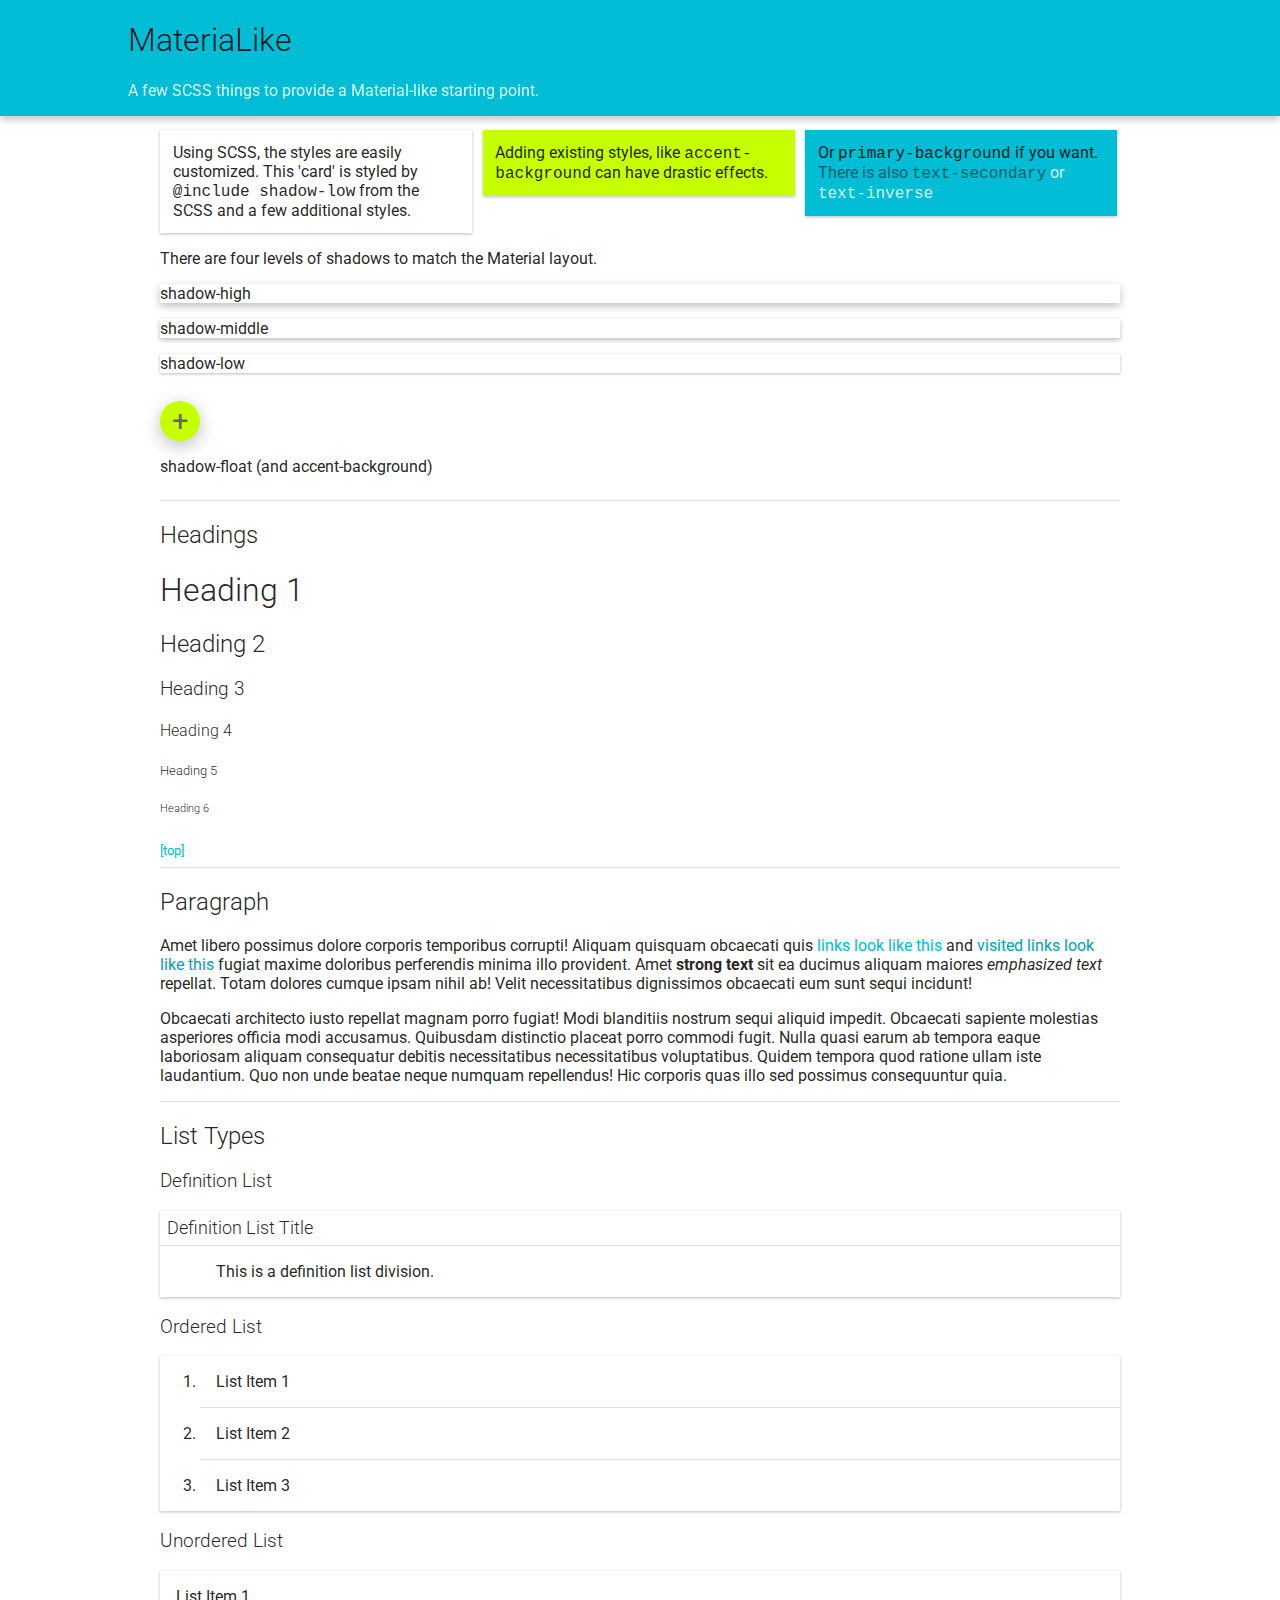
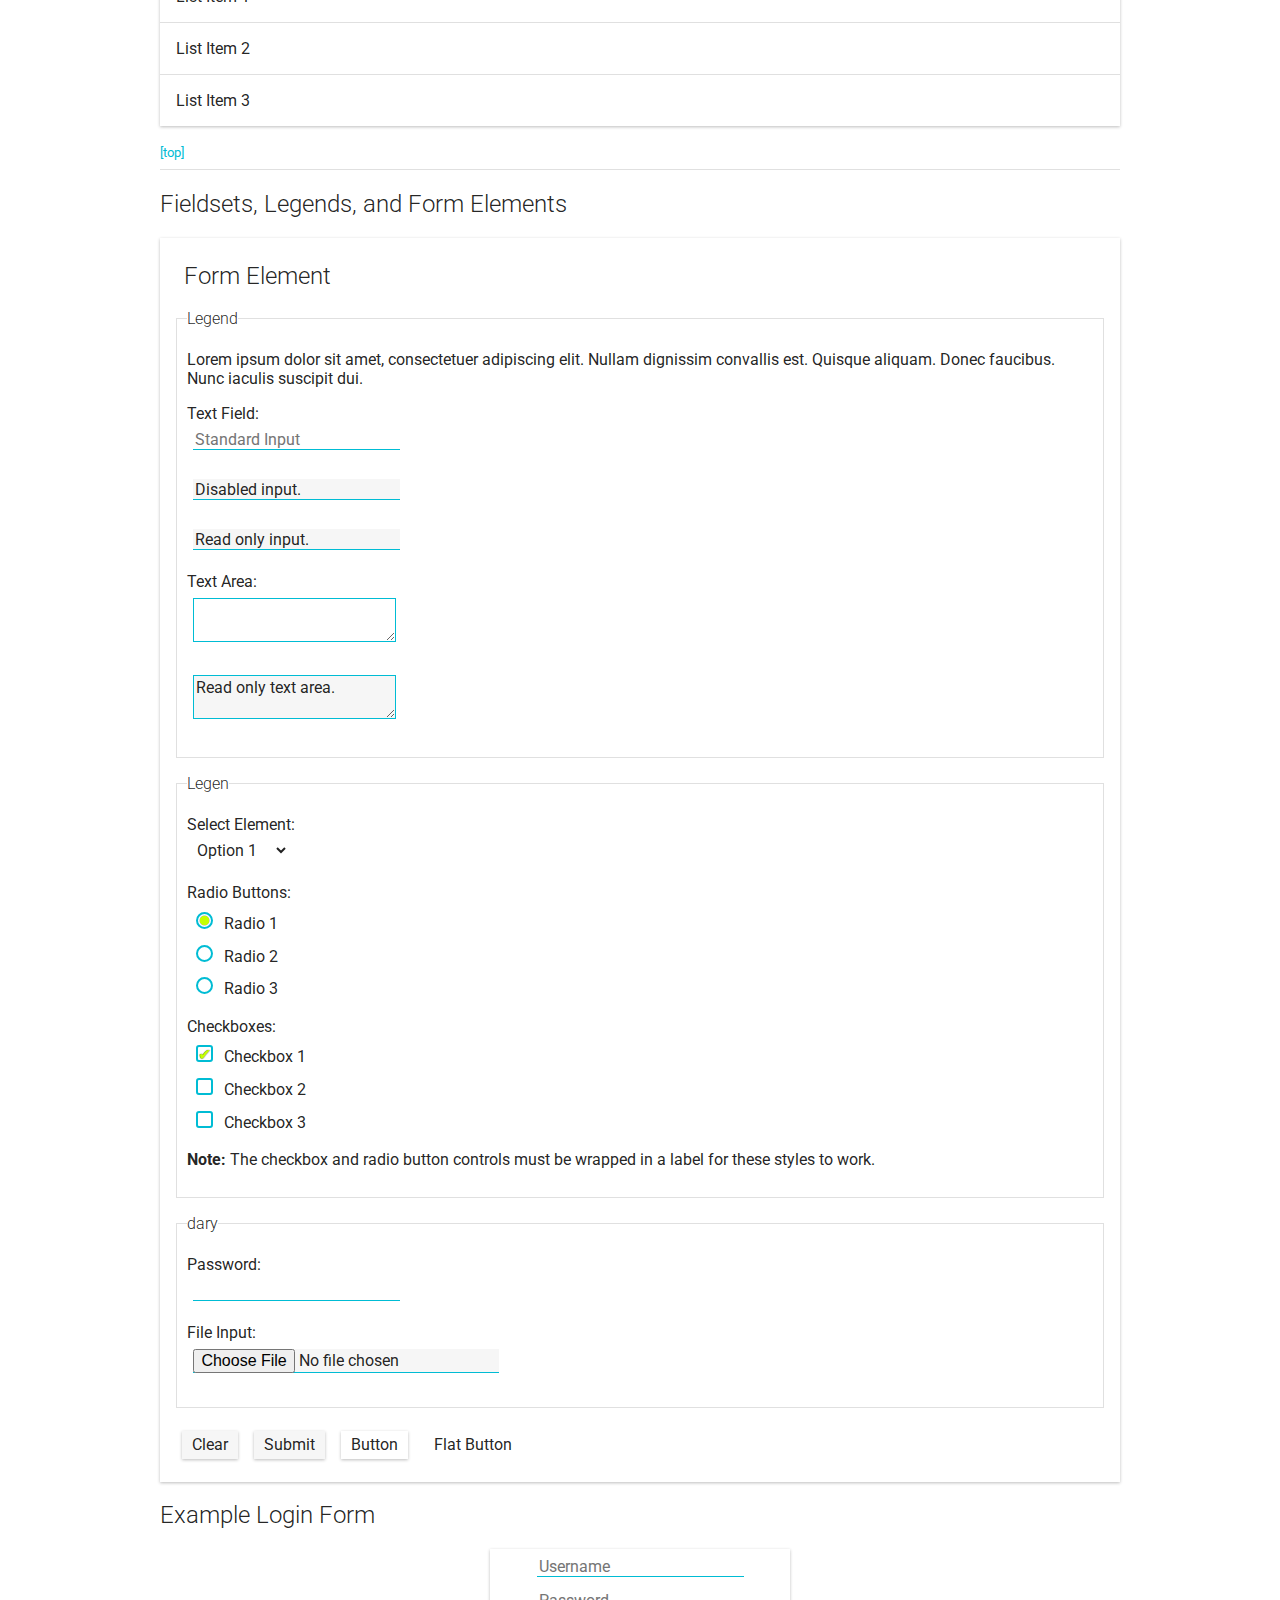
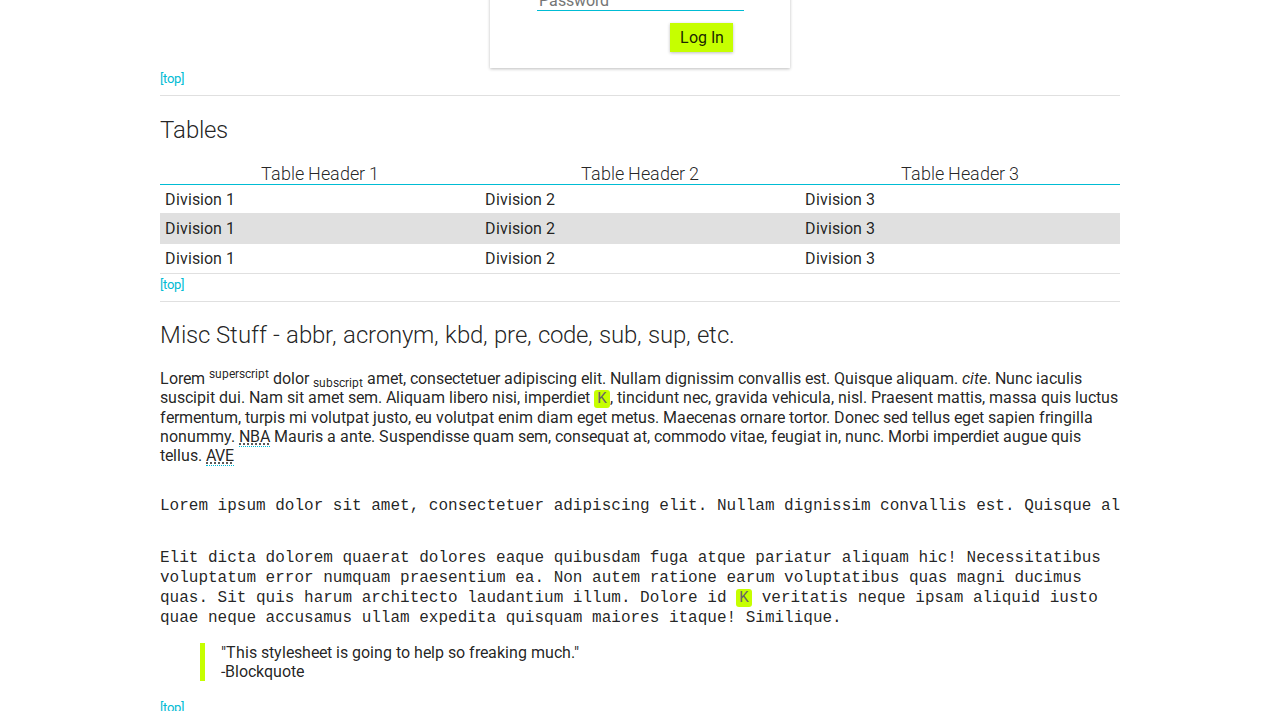
<file: materialike/index.html>
<!DOCTYPE html>
<html lang="en">
    <head>
        <meta charset="UTF-8">
        <title>MateriaLike Demo</title>

        <link rel="stylesheet" href="lib/vendor.css">
        <link rel="stylesheet" href="css/styles.css">
    </head>
    <body>
        <div class="header">
            <h1>MateriaLike</h1>
            <p class="text-inverse">A few SCSS things to provide a Material-like starting point.</p>
        </div>
        <div class="wrapper" id="wrapper">
            <div class="card">
                Using SCSS, the styles are easily customized. This 'card' is styled by <code>@include shadow-low</code> from the SCSS and a few additional styles.
            </div>
            <div class="card accent-background">
                Adding existing styles, like <code>accent-background</code> can have drastic effects.
            </div>
            <div class="card last primary-background">
                Or <code>primary-background</code> if you want. <span class="text-secondary">There is also <code>text-secondary</code></span> <span class="text-inverse">or <code>text-inverse</code></span>
            </div>

            <div class="wrapper">
                <p>There are four levels of shadows to match the Material layout.</p>
                <div class="shadow-high">
                    <p>shadow-high</p>
                </div>
                <div class="shadow-middle">
                    <p>shadow-middle</p>
                </div>
                <div class="shadow-low">
                    <p>shadow-low</p>
                </div>
                <div class="shadow-float accent-background" style="width: 40px;height:40px;border-radius:100%;">
                    <p style="font-size:1.8em;margin-left:.43em;padding-top:.1em;color: #666;">+</p>
                </div>
                <p>shadow-float (and accent-background)</p>
            </div>
            <hr>
            <h2 id="headings">Headings</h2>
            <h1>Heading 1</h1>
            <h2>Heading 2</h2>
            <h3>Heading 3</h3>
            <h4>Heading 4</h4>
            <h5>Heading 5</h5>
            <h6>Heading 6</h6>
            <small><a href="#wrapper">[top]</a></small>

            <hr>
            <h2 id="paragraph">Paragraph</h2>
            <p>Amet libero possimus dolore corporis temporibus corrupti! Aliquam quisquam obcaecati quis <a href="#">links look like this</a> and <a href="">visited links look like this</a> fugiat maxime doloribus perferendis minima illo provident. Amet <strong>strong text</strong> sit ea ducimus aliquam maiores <em>emphasized text</em> repellat. Totam dolores cumque ipsam nihil ab! Velit necessitatibus dignissimos obcaecati eum sunt sequi incidunt!</p>
            <p>Obcaecati architecto iusto repellat magnam porro fugiat! Modi blanditiis nostrum sequi aliquid impedit. Obcaecati sapiente molestias asperiores officia modi accusamus. Quibusdam distinctio placeat porro commodi fugit. Nulla quasi earum ab tempora eaque laboriosam aliquam consequatur debitis necessitatibus necessitatibus voluptatibus. Quidem tempora quod ratione ullam iste laudantium. Quo non unde beatae neque numquam repellendus! Hic corporis quas illo sed possimus consequuntur quia.</p>

            <hr>
            <h2 id="list_types">List Types</h2>
            <h3>Definition List</h3>
            <dl>
                <dt>Definition List Title</dt>
                <dd>This is a definition list division.</dd>
            </dl>
            <h3>Ordered List</h3>
            <ol>
                <li>List Item 1</li>
                <li>List Item 2</li>
                <li>List Item 3</li>
            </ol>
            <h3>Unordered List</h3>
            <ul>
                <li>List Item 1</li>
                <li>List Item 2</li>
                <li>List Item 3</li>
            </ul>
            <small><a href="#wrapper">[top]</a></small>
            <hr />

            <h2 id="form_elements">Fieldsets, Legends, and Form Elements</h2>
            <form>
                <h2>Form Element</h2>
                <fieldset>
                    <legend>Legend</legend>
                    <p>Lorem ipsum dolor sit amet, consectetuer adipiscing elit. Nullam dignissim convallis est. Quisque aliquam. Donec faucibus. Nunc iaculis suscipit dui.</p>
                    <p><label for="text_field">Text Field:</label><br />
                    <input type="text" id="text_field" placeholder="Standard Input" /></p>
                    <input type="text" id="text_field" disabled value="Disabled input."/></p>
                    <input type="text" id="text_field" readonly value="Read only input."/></p>
                    <p><label for="text_area">Text Area:</label><br />
                    <textarea id="text_area"></textarea></p>
                    <textarea id="text_area_read_only" readonly>Read only text area.</textarea></p>
                </fieldset>
                <fieldset>
                    <legend>Legen</legend>
                    <p><label for="select_element">Select Element:</label><br />
                    <select name="select_element">
                        <optgroup label="Option Group 1">
                            <option value="1">Option 1</option>
                            <option value="2">Option 2</option>
                            <option value="3">Option 3</option>
                        </optgroup>
                        <optgroup label="Option Group 2">
                            <option value="1">Option 1</option>
                            <option value="2">Option 2</option>
                            <option value="3">Option 3</option>
                        </optgroup>
                    </select></p>
                    <p>Radio Buttons:<br />
                    <label><input type="radio" class="radio" name="radio_button" value="radio_1" checked /> Radio 1</label><br/>
                    <label><input type="radio" class="radio" name="radio_button" value="radio_2" /> Radio 2</label><br/>
                    <label><input type="radio" class="radio" name="radio_button" value="radio_3" /> Radio 3</label><br/>
                    </p>
                    <p>Checkboxes:<br />
                    <label><input type="checkbox" class="checkbox" name="checkboxes" value="check_1" checked /> Checkbox 1</label><br/>
                    <label><input type="checkbox" class="checkbox" name="checkboxes" value="check_2" /> Checkbox 2</label><br/>
                    <label><input type="checkbox" class="checkbox" name="checkboxes" value="check_3" /> Checkbox 3</label><br/>
                    </p>
                    <p><b>Note:</b> The checkbox and radio button controls must be wrapped in a label for these styles to work.</p>
                </fieldset>
                <fieldset>
                    <legend>dary</legend>
                    <p><label for="password">Password:</label><br />
                    <input type="password" class="password" name="password" />
                    </p>
                    <p><label for="file">File Input:</label><br />
                    <input type="file" class="file" name="file" />
                    </p>
                    </p>
                </fieldset>
                <p>
                <input class="button" type="reset" value="Clear" />
                <input class="button primary-background" type="submit" value="Submit" />
                <button>Button</button>
                <button class="flat">Flat Button</button>
                </p>
            </form>
                <h2>Example Login Form</h2>
            <form class="login">
                <input type="text" required placeholder="Username">
                <input type="password" required placeholder="Password">
                <button type="submit" class="accent-background">Log In</button>
            </form>
            <small><a href="#wrapper">[top]</a></small>
            <hr />

            <h2 id="tables">Tables</h2>
            <table cellspacing="0" cellpadding="0">
                <thead>
                    <tr>
                        <th>Table Header 1</th><th>Table Header 2</th><th>Table Header 3</th>
                    </tr>
                </thead>
                <tbody>
                    <tr>
                        <td>Division 1</td><td>Division 2</td><td>Division 3</td>
                    </tr>
                    <tr class="even">
                        <td>Division 1</td><td>Division 2</td><td>Division 3</td>
                    </tr>
                    <tr>
                        <td>Division 1</td><td>Division 2</td><td>Division 3</td>
                    </tr>
                </tbody>
            </table>
            <small><a href="#wrapper">[top]</a></small>
            <hr />

            <h2 id="misc">Misc Stuff - abbr, acronym, kbd, pre, code, sub, sup, etc.</h2>
            <p>Lorem <sup>superscript</sup> dolor <sub>subscript</sub> amet, consectetuer adipiscing elit. Nullam dignissim convallis est. Quisque aliquam. <cite>cite</cite>. Nunc iaculis suscipit dui. Nam sit amet sem. Aliquam libero nisi, imperdiet <kbd>K</kbd>, tincidunt nec, gravida vehicula, nisl. Praesent mattis, massa quis luctus fermentum, turpis mi volutpat justo, eu volutpat enim diam eget metus. Maecenas ornare tortor. Donec sed tellus eget sapien fringilla nonummy. <acronym title="National Basketball Association">NBA</acronym> Mauris a ante. Suspendisse quam sem, consequat at, commodo vitae, feugiat in, nunc. Morbi imperdiet augue quis tellus.  <abbr title="Avenue">AVE</abbr></p>
            <pre><p>Lorem ipsum dolor sit amet, consectetuer adipiscing elit. Nullam dignissim convallis est. Quisque aliquam. Donec faucibus. Nunc iaculis suscipit dui. Nam sit amet sem. Aliquam libero nisi, imperdiet at, tincidunt nec, gravida vehicula, nisl. Praesent mattis, massa quis luctus fermentum, turpis mi volutpat justo, eu volutpat enim diam eget metus. Maecenas ornare tortor. Donec sed tellus eget sapien fringilla nonummy. <acronym title="National Basketball Association">NBA</acronym> Mauris a ante. Suspendisse quam sem, consequat at, commodo vitae, feugiat in, nunc. Morbi imperdiet augue quis tellus.  <abbr title="Avenue">AVE</abbr></p></pre>
            <p><code>Elit dicta dolorem quaerat dolores eaque quibusdam fuga atque pariatur aliquam hic! Necessitatibus voluptatum error numquam praesentium ea. Non autem ratione earum voluptatibus quas magni ducimus quas. Sit quis harum architecto laudantium illum. Dolore id <kbd>K</kbd> veritatis neque ipsam aliquid iusto quae neque accusamus ullam expedita quisquam maiores itaque! Similique.</code></p>
            <blockquote>
                "This stylesheet is going to help so freaking much." <br />-Blockquote
            </blockquote>
            <small><a href="#wrapper">[top]</a></small>
        </div>
    </body>
</html>
</file>
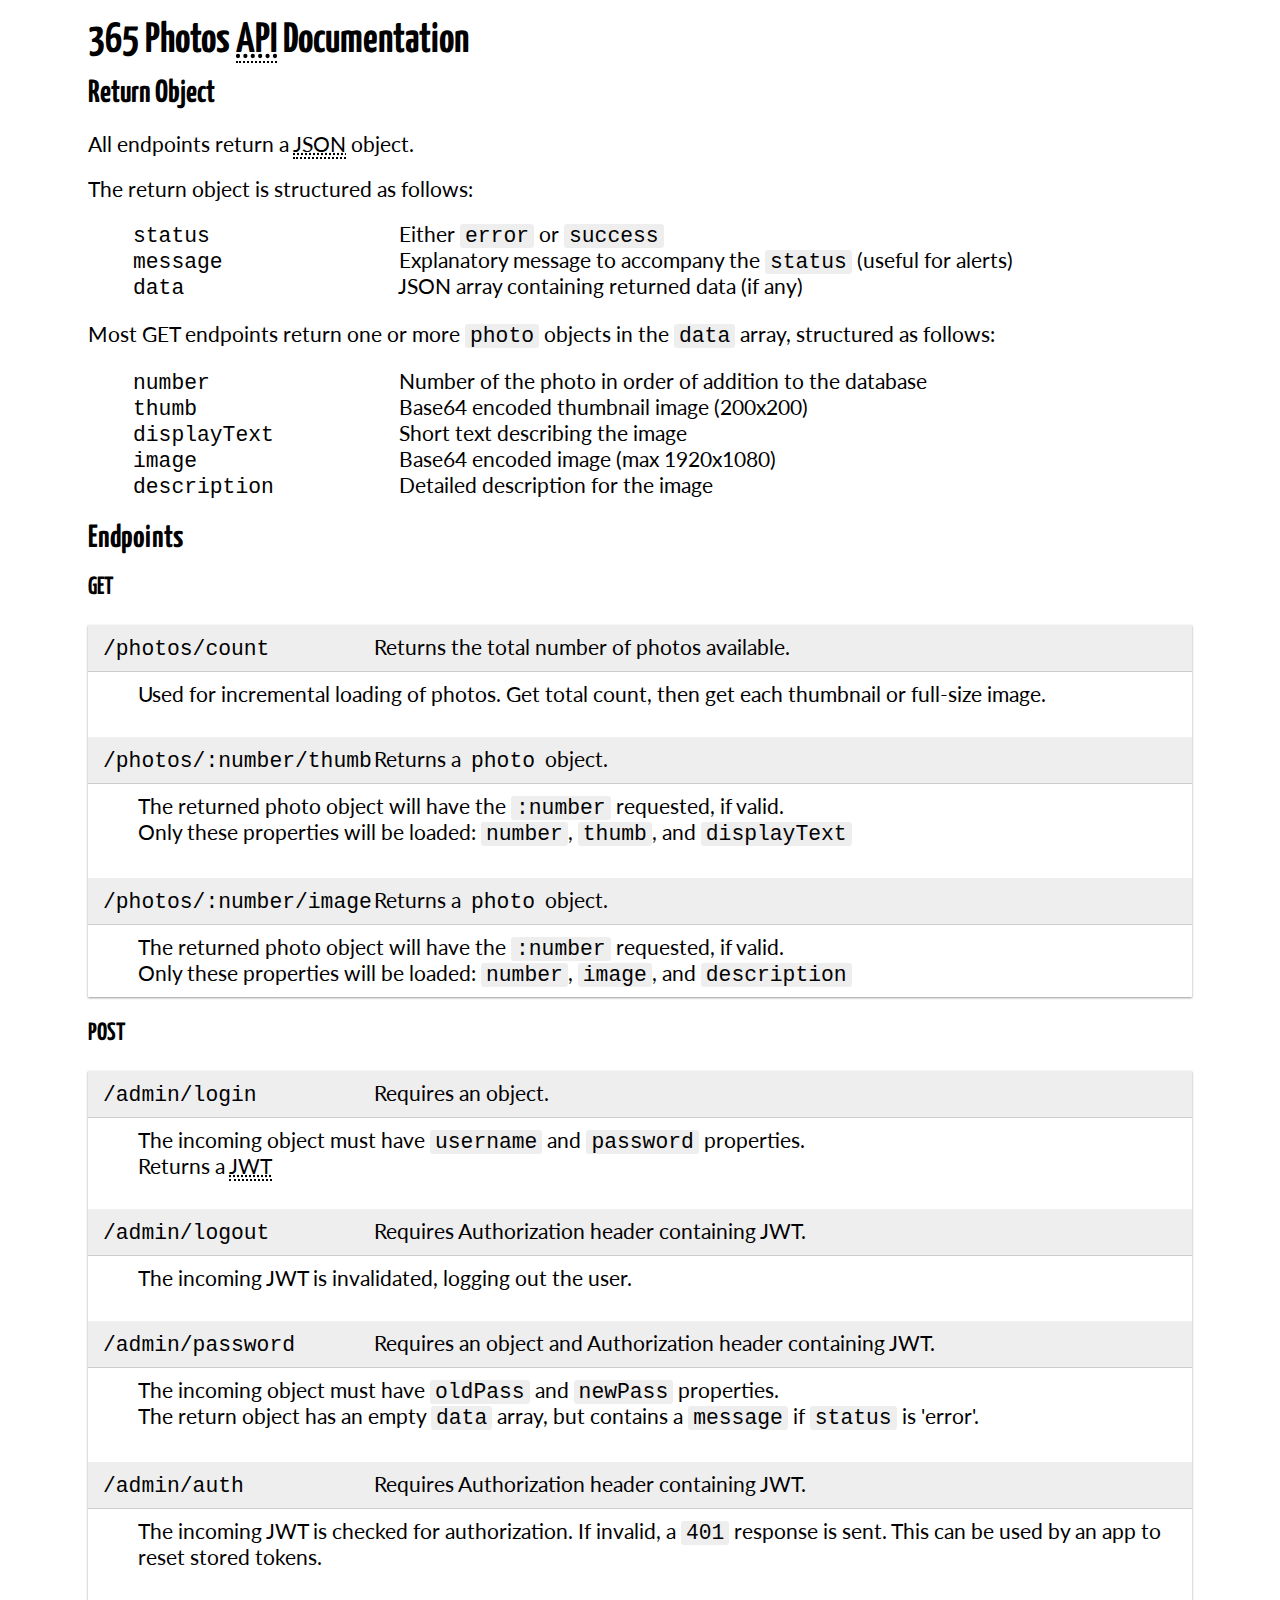
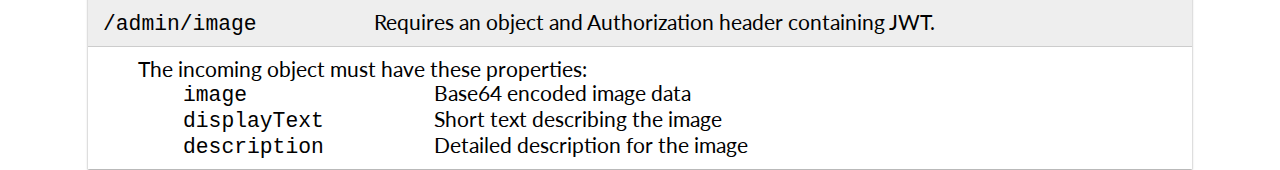
<file: 365Photos/api/index.html>
<!DOCTYPE html>
<html lang="en">
<head>
    <meta charset="UTF-8">
    <title>365 Photos API Docs</title>
    <link rel="stylesheet" href="../css/styles.css">
    <style>
        code {
            background-color: #eee;
            border-radius: 3px;
            padding: 0 5px;
        }
        li code:first-of-type,
        dt code:first-of-type {
            background-color: transparent;
            display: inline-block;
            width: 25%;
        }
        dl {
            box-shadow: 0 1px 2px rgba(51,51,51,0.5);
        }
        dt {
            background-color: #eee;
            border-bottom: 1px solid #ccc;
            padding: 10px;
        }
        dd {
            padding: 10px;
            margin-bottom: 1em;
        }
        abbr {
            border-bottom: 2px dotted;
            cursor: help;
        }
    </style>
</head>
<body>
    <div class="container">
        <h1>365 Photos <abbr title="Application Program Interface">API</abbr> Documentation</h1>
        <h2>Return Object</h2>
        <p>All endpoints return a <abbr title="JavaScript Object Notation">JSON</abbr> object.</p>
        <p>The return object is structured as follows:</p>
        <ul>
            <li><code>status</code> Either <code>error</code> or <code>success</code></li>
            <li><code>message</code> Explanatory message to accompany the <code>status</code> (useful for alerts)</li>
            <li><code>data</code> JSON array containing returned data (if any)</li>
        </ul>
        <p>Most GET endpoints return one or more <code>photo</code> objects in the <code>data</code> array, structured as follows:</p>
            <ul>
                <li><code>number</code> Number of the photo in order of addition to the database</li>
                <li><code>thumb</code> Base64 encoded thumbnail image (200x200)</li>
                <li><code>displayText</code> Short text describing the image</li>
                <li><code>image</code> Base64 encoded image (max 1920x1080)</li>
                <li><code>description</code> Detailed description for the image</li>
            </ul>

        <h2>Endpoints</h2>
        <h3>GET</h3>
        <dl>
            <dt><code>/photos/count</code> Returns the total number of photos available.</dt>
            <dd>Used for incremental loading of photos. Get total count, then get each thumbnail or full-size image.</dd>
            <dt><code>/photos/:number/thumb</code> Returns a <code>photo</code> object.</dt>
            <dd>
            The returned photo object will have the <code>:number</code> requested, if valid.<br>
            Only these properties will be loaded: <code>number</code>, <code>thumb</code>, and <code>displayText</code>
            </dd>
            <dt><code>/photos/:number/image</code> Returns a <code>photo</code> object.</dt>
            <dd>
            The returned photo object will have the <code>:number</code> requested, if valid.<br>
            Only these properties will be loaded: <code>number</code>, <code>image</code>, and <code>description</code>
            </dd>
        </dl>
        <h3>POST</h3>
        <dl>
            <dt><code>/admin/login</code> Requires an object.</dt>
            <dd>The incoming object must have <code>username</code> and <code>password</code> properties.<br>
            Returns a <abbr title="JSON Web Token">JWT</abbr></dd>
            <dt><code>/admin/logout</code> Requires Authorization header containing JWT.</dt>
            <dd>The incoming JWT is invalidated, logging out the user.</dd>
            <dt><code>/admin/password</code> Requires an object and Authorization header containing JWT.</dt>
            <dd>The incoming object must have <code>oldPass</code> and <code>newPass</code> properties.<br>
            The return object has an empty <code>data</code> array, but contains a <code>message</code> if <code>status</code> is 'error'.</dd>
            <dt><code>/admin/auth</code> Requires Authorization header containing JWT.</dt>
            <dd>The incoming JWT is checked for authorization. If invalid, a <code>401</code> response is sent. This can be used by an app to reset stored tokens.
            </dd>
            <dt><code>/admin/image</code>  Requires an object and Authorization header containing JWT.</dt>
            <dd>The incoming object must have these properties:
            <ul>
                <li><code>image</code> Base64 encoded image data</li>
                <li><code>displayText</code> Short text describing the image</li>
                <li><code>description</code> Detailed description for the image</li>
            </ul>
            </dd>
        </dl>
    </div>
</body>
</html>
</file>
<file: materialike/css/styles.css>
@charset "UTF-8";
@import url(//fonts.googleapis.com/css?family=Roboto:400,300);
body {
  background-color: #fff;
  color: rgba(0, 0, 0, 0.87);
  font: 400 16px Roboto; }

h1,
h2,
h3,
h4,
h5,
h6 {
  font-weight: 300; }

hr {
  background-color: rgba(0, 0, 0, 0.12);
  border: 0;
  height: 1px; }

kbd {
  background-color: #c6ff00;
  border-radius: 3px;
  color: #666;
  padding: 0 .2em; }

abbr,
acronym {
  border-bottom: 1px dotted #00bcd4 !important; }

blockquote {
  border-left: 5px solid #c6ff00;
  padding-left: 1em; }

a {
  color: #00bcd4;
  text-decoration: none; }
  a:active, a:hover {
    text-decoration: underline; }
  a:visited {
    color: #00a1b5; }

*,
*:before,
*:after {
  box-sizing: border-box; }

*::-moz-selection {
  background-color: #00bcd4; }

*::selection {
  background-color: #00bcd4; }

.primary-background, .header {
  background-color: #00bcd4; }

.primary-foreground {
  color: #00bcd4; }

.accent-background {
  background-color: #c6ff00; }

.accent-foreground {
  color: #c6ff00; }

.text-secondary {
  color: rgba(0, 0, 0, 0.54); }

.text-inverse {
  color: rgba(255, 255, 255, 0.87); }

.button {
  box-shadow: 0 1px 3px 0 rgba(0, 0, 0, 0.26);
  background-image: none;
  border: 0;
  padding: 0.3em 0.6em;
  -webkit-transition: box-shadow .25s;
          transition: box-shadow .25s; }
  .button:focus, .button:active, .button:hover {
    box-shadow: 0 3px 8px 0 rgba(0, 0, 0, 0.26); }

.flat {
  box-shadow: none; }

dl,
ul,
ol {
  box-shadow: 0 1px 3px 0 rgba(0, 0, 0, 0.26);
  background: #fff; }

dt,
dd {
  border-bottom: 1px solid rgba(0, 0, 0, 0.12); }

dt {
  font-size: 1.1em;
  font-weight: 300;
  padding: .4em; }

dd {
  padding: 1em; }
  dd:last-of-type {
    border: 0; }

ul {
  list-style: none;
  padding: 0; }
  ul:last-of-type {
    border: 0; }

li {
  border-bottom: 1px solid rgba(0, 0, 0, 0.12);
  padding: 1em; }
  li:last-of-type {
    border: 0; }

form {
  box-shadow: 0 1px 3px 0 rgba(0, 0, 0, 0.26);
  background-color: #fff; }

fieldset {
  background-color: #fff;
  border: 1px solid rgba(0, 0, 0, 0.12);
  margin: 1em; }

legend {
  font-weight: 300; }

input,
button,
textarea,
select {
  background-color: #fff;
  border: 0;
  margin: .4em; }
  input:disabled,
  button:disabled,
  textarea:disabled,
  select:disabled {
    background-color: rgba(0, 0, 0, 0.12); }
  input:focus,
  button:focus,
  textarea:focus,
  select:focus {
    outline: 0; }

input {
  background-image: -webkit-linear-gradient(top, transparent 94%, #c6ff00 94%), -webkit-linear-gradient(top, transparent, 94%, #00bcd4 94%);
  background-image: linear-gradient(to bottom, transparent 94%, #c6ff00 94%), linear-gradient(to bottom, transparent, 94%, #00bcd4 94%);
  background-position: -900px 0, 0 0;
  background-repeat: no-repeat, no-repeat;
  background-size: 100%, 100%;
  border-color: transparent;
  -webkit-transition: background-position 0.35s cubic-bezier(0.64, 0.09, 0.08, 1);
          transition: background-position 0.35s cubic-bezier(0.64, 0.09, 0.08, 1); }
  input:read-only {
    background-color: rgba(179, 179, 179, 0.12); }
  input:focus {
    background-position: 0 0, 0 0; }

button {
  box-shadow: 0 1px 3px 0 rgba(0, 0, 0, 0.26);
  border: 0;
  padding: 0.3em 0.6em;
  -webkit-transition: box-shadow .25s;
          transition: box-shadow .25s; }
  button:focus, button:active, button:hover {
    box-shadow: 0 3px 8px 0 rgba(0, 0, 0, 0.26);
    border: 0; }

textarea {
  border: 1px solid #00bcd4; }
  textarea:read-only {
    background-color: rgba(179, 179, 179, 0.12); }
  textarea:focus {
    border-color: #c6ff00; }

input[type=radio],
input[type=checkbox] {
  height: 20px;
  position: relative;
  visibility: hidden;
  width: 20px; }

input[type=radio]:before,
input[type=checkbox]:before {
  border: 2px solid #00bcd4;
  border-radius: 50%;
  bottom: 0;
  content: '';
  left: 0;
  margin-left: 3px;
  margin-top: 3px;
  position: absolute;
  right: 0;
  top: 0;
  visibility: visible; }

input[type=radio]:checked:before {
  background-image: -webkit-radial-gradient(center, ellipse, #c6ff00 50%, rgba(0, 0, 0, 0.26) 52%, transparent 60%);
  background-image: radial-gradient(ellipse at center, #c6ff00 50%, rgba(0, 0, 0, 0.26) 52%, transparent 60%); }

input[type=checkbox]:before {
  border-radius: 3px; }

input[type=checkbox]:checked:before {
  color: #c6ff00;
  content: '✔';
  line-height: 1em;
  text-shadow: 0 0 1px rgba(0, 0, 0, 0.87); }

table {
  width: 100%; }
  table thead {
    border-bottom: 1px solid #00bcd4;
    text-align: center; }
    table thead th {
      font-size: 1.1em;
      font-weight: 300; }
  table tbody tr {
    border-bottom: 1px solid rgba(0, 0, 0, 0.12); }
    table tbody tr td {
      padding: .3em; }
    table tbody tr.even {
      background-color: rgba(0, 0, 0, 0.12); }

.shadow-float {
  box-shadow: 0 5px 18px 0 rgba(0, 0, 0, 0.26); }

.shadow-high {
  box-shadow: 0 3px 8px 0 rgba(0, 0, 0, 0.26); }

.shadow-middle {
  box-shadow: 0 2px 5px 0 rgba(0, 0, 0, 0.26); }

.shadow-low {
  box-shadow: 0 1px 3px 0 rgba(0, 0, 0, 0.26); }

body {
  margin-top: 130px; }

.header {
  box-shadow: 0 3px 8px 0 rgba(0, 0, 0, 0.26);
  left: 0;
  overflow: hidden;
  padding-left: 10%;
  position: fixed;
  right: 0;
  top: 0;
  z-index: 1; }

.wrapper {
  margin: 0 auto;
  max-width: 960px; }
  .wrapper:after, .wrapper:before {
    clear: both;
    content: ' ';
    display: block;
    font-size: 0; }

.card {
  box-shadow: 0 1px 3px 0 rgba(0, 0, 0, 0.26);
  float: left;
  margin-right: 1.1%;
  padding: .8em;
  width: 32.5%; }

.last {
  margin-right: 0; }

.left {
  float: left; }

.login {
  margin: 0 auto;
  max-width: 300px;
  overflow: hidden;
  text-align: center; }
  .login button {
    display: block;
    margin-bottom: 1em;
    margin-left: 60%; }

form h2 {
  padding: 1em 1em 0; }

form > p {
  padding: 0 1em 1em; }
</file>
<file: 365Photos/css/styles.css>
@import url(//fonts.googleapis.com/css?family=Lato|Yanone+Kaffeesatz);
html {
  box-sizing: border-box; }

*, *::after, *::before {
  box-sizing: inherit; }

body {
  background-color: #fff;
  font: 16pt/18pt Lato; }

h1,
h2,
h3,
h4,
h5,
h6 {
  font-family: 'Yanone Kaffeesatz'; }

ul {
  list-style: none; }

a {
  color: #b39ddb;
  text-decoration: none; }
  a:hover {
    text-decoration: underline; }

fieldset {
  border: 0;
  text-align: center; }
  fieldset input,
  fieldset textarea {
    border: 1px solid #673ab7;
    outline-color: #b39ddb;
    width: 100%; }
    fieldset input:not(:first-of-type),
    fieldset textarea:not(:first-of-type) {
      border-top: 0; }
    fieldset input:last-of-type,
    fieldset textarea:last-of-type {
      margin-bottom: 10px; }
  fieldset textarea {
    border: 1px solid #673ab7;
    outline-color: #b39ddb;
    width: 100%; }

button {
  background-color: #673ab7;
  border: 1px solid #212121;
  box-shadow: 0 1px 3px 0 rgba(50, 50, 50, 0.4);
  color: #fff;
  display: block;
  margin: 0 auto;
  outline-color: #b39ddb;
  padding: .2em .4em;
  width: 100%; }
  button:active {
    background-color: #9575cd; }
  button:disabled {
    background-color: #cfc0e8;
    border-color: #878787; }

.error {
  color: #d50000; }
  .error p {
    margin-top: 0; }

.message {
  color: #00c853; }
  .message p {
    margin-top: 0; }

.small {
  font-size: 60%; }

.hidden {
  display: none; }

.center {
  text-align: center; }

.container {
  max-width: 53.75em;
  margin-left: auto;
  margin-right: auto;
  padding-left: 1em;
  padding-right: 1em; }
  .container::after {
    clear: both;
    content: "";
    display: table; }
  @media screen and (min-width: 30.0625em) and (max-width: 48em) {
    .container {
      max-width: 25em; } }
  @media screen and (max-width: 30em) {
    .container {
      padding-left: 0;
      padding-right: 0; } }
  .container.main {
    margin-top: 110px; }
    @media screen and (min-width: 30.0625em) and (max-width: 48em) {
      .container.main {
        margin-top: 140px; } }
    @media screen and (max-width: 30em) {
      .container.main {
        margin-top: 140px; } }

.nav {
  float: left;
  display: block;
  margin-right: 1.4013751414%;
  width: 100%;
  background-color: #212121;
  box-shadow: 0 3px 8px 0 rgba(50, 50, 50, 0.4);
  color: #fff;
  position: fixed;
  top: 0;
  width: 100%;
  z-index: 9; }
  .nav:last-child {
    margin-right: 0; }
  @media screen and (max-width: 30em) {
    .nav {
      text-align: center; } }
  @media screen and (min-width: 30.0625em) and (max-width: 48em) {
    .nav {
      text-align: center; } }
  .nav span {
    display: inline-block;
    margin-top: .5em;
    white-space: nowrap; }
  .nav ul {
    float: right;
    margin-top: -2.3em; }
    @media screen and (max-width: 30em) {
      .nav ul {
        margin-bottom: 0;
        margin-top: -1.3em;
        padding: .5em .8em; } }
    @media screen and (min-width: 30.0625em) and (max-width: 48em) {
      .nav ul {
        margin-bottom: 0;
        margin-top: -1.3em;
        padding: .5em .8em; } }
    .nav ul li {
      float: left;
      margin-left: 1em; }
      @media screen and (max-width: 30em) {
        .nav ul li {
          margin-left: 0;
          margin-right: 1em; } }
      @media screen and (min-width: 30.0625em) and (max-width: 48em) {
        .nav ul li {
          margin-left: 0;
          margin-right: 1em; } }
      .nav ul li:last-of-type {
        margin-right: 0; }

.footer {
  text-align: center; }
  @media screen and (max-width: 30em) {
    .footer {
      float: left;
      display: block;
      margin-right: 5.8515051827%;
      width: 100%; }
      .footer:last-child {
        margin-right: 0; } }
  @media screen and (min-width: 30.0625em) and (max-width: 48em) {
    .footer {
      float: left;
      display: block;
      margin-right: 2.8425855704%;
      width: 100%; }
      .footer:last-child {
        margin-right: 0; } }
  @media screen and (min-width: 48.0625em) {
    .footer {
      float: left;
      display: block;
      margin-right: 1.4013751414%;
      width: 100%; }
      .footer:last-child {
        margin-right: 0; } }
  .footer span {
    white-space: nowrap; }

.day-photo {
  background-color: #fff;
  box-shadow: 0 1px 3px 0 rgba(50, 50, 50, 0.4);
  margin-top: 1em;
  position: relative; }
  @media screen and (max-width: 30em) {
    .day-photo {
      float: left;
      display: block;
      margin-right: 5.8515051827%;
      width: 57.6593979269%;
      margin-left: 21.1703010365%; }
      .day-photo:last-child {
        margin-right: 0; }
      .day-photo:nth-child(1n) {
        margin-right: 0; }
      .day-photo:nth-child(1n+1) {
        clear: left; } }
  @media screen and (min-width: 30.0625em) and (max-width: 48em) {
    .day-photo {
      float: left;
      display: block;
      margin-right: 2.8425855704%;
      width: 48.5787072148%; }
      .day-photo:last-child {
        margin-right: 0; }
      .day-photo:nth-child(2n) {
        margin-right: 0; }
      .day-photo:nth-child(2n+1) {
        clear: left; } }
  @media screen and (min-width: 48.0625em) {
    .day-photo {
      float: left;
      display: block;
      margin-right: 1.4013751414%;
      width: 18.8788998869%; }
      .day-photo:last-child {
        margin-right: 0; }
      .day-photo:nth-child(5n) {
        margin-right: 0; }
      .day-photo:nth-child(5n+1) {
        clear: left; } }
  .day-photo .day-number {
    background-color: #9575cd;
    color: #fff;
    display: block;
    padding: .1em .25em;
    text-align: left;
    width: 100%; }
  .day-photo .loading {
    background-color: lightgray;
    color: #fff;
    height: 2.5em;
    left: 0;
    padding-top: .6em;
    position: absolute;
    text-align: center;
    top: 29px;
    width: 100%; }
  .day-photo img {
    cursor: pointer;
    height: auto;
    position: relative;
    width: 100%; }
  .day-photo p {
    display: table-cell;
    font-size: 86%;
    height: 3.1em;
    padding: .3em;
    vertical-align: bottom; }

.modal {
  bottom: 0;
  height: 100%;
  left: 0;
  position: fixed;
  right: 0;
  text-align: center;
  top: 0;
  z-index: 100; }
  .modal:focus {
    outline: 0; }
  .modal.fade-in {
    -webkit-animation: fadeIn 0.2s ease-in;
    animation: fadeIn 0.2s ease-in; }
@-webkit-keyframes fadeIn {
  from {
    opacity: 0; }
  to {
    opacity: 1; } }
@keyframes fadeIn {
  from {
    opacity: 0; }
  to {
    opacity: 1; } }
  .modal.fade-out {
    -webkit-animation: fadeOut 0.2s ease-out;
    animation: fadeOut 0.2s ease-out; }
@-webkit-keyframes fadeOut {
  from {
    opacity: 1; }
  to {
    opacity: 0; } }
@keyframes fadeOut {
  from {
    opacity: 1; }
  to {
    opacity: 0; } }
  .modal .overlay {
    background-color: rgba(50, 50, 50, 0.8);
    bottom: 0;
    content: '';
    left: 0;
    position: absolute;
    right: 0;
    top: 0;
    z-index: -1; }
  .modal .fa-times {
    background: none;
    border: 0;
    color: #fff;
    cursor: pointer;
    display: inline;
    margin: 10px;
    position: fixed;
    right: 10px;
    top: 5px;
    width: auto; }
  .modal .loading {
    color: #fff;
    left: 50%;
    position: absolute;
    top: 50%; }
  .modal img {
    box-shadow: 0 4px 8px 0 rgba(50, 50, 50, 0.4);
    margin: 0 auto;
    margin-top: 55px;
    max-height: 85vh;
    max-width: 100%; }
    @media screen and (min-width: 30.0625em) and (max-width: 48em) {
      .modal img {
        max-height: 80vh; } }
    @media screen and (max-width: 30em) {
      .modal img {
        max-height: 70vh; } }
  .modal .prev {
    color: #fff;
    cursor: pointer;
    font-size: 3em;
    left: 10px;
    position: fixed;
    top: 48%; }
  .modal .next {
    color: #fff;
    cursor: pointer;
    font-size: 3em;
    position: fixed;
    right: 10px;
    top: 48%; }
  .modal .image-description {
    background-color: #1a181b;
    bottom: 0;
    box-shadow: 0 2px 5px 0 rgba(50, 50, 50, 0.4);
    color: #fff;
    font-size: 86%;
    height: 2.8em;
    left: 0;
    margin-top: 5px;
    padding: 3px;
    position: fixed;
    right: 0; }

.headshot {
  border: 1px solid #9575cd;
  border-radius: 100%;
  box-shadow: 0 3px 8px 0 rgba(50, 50, 50, 0.4);
  float: right;
  height: 150px;
  width: 150px; }

.login {
  box-shadow: 0 1px 3px 0 rgba(50, 50, 50, 0.4); }
  @media screen and (max-width: 30em) {
    .login {
      float: left;
      display: block;
      margin-right: 5.8515051827%;
      width: 57.6593979269%;
      margin-left: 21.1703010365%; }
      .login:last-child {
        margin-right: 0; } }
  @media screen and (min-width: 30.0625em) and (max-width: 48em) {
    .login {
      float: left;
      display: block;
      margin-right: 2.8425855704%;
      width: 58.8629657719%;
      margin-left: 20.5685171141%; }
      .login:last-child {
        margin-right: 0; } }
  @media screen and (min-width: 48.0625em) {
    .login {
      float: left;
      display: block;
      margin-right: 1.4013751414%;
      width: 39.1591749152%;
      margin-left: 30.4204125424%; }
      .login:last-child {
        margin-right: 0; } }
  .login h2 {
    margin: 10px; }

.sidebar {
  box-shadow: 0 1px 3px 0 rgba(50, 50, 50, 0.4);
  margin-top: .4em;
  padding-left: 1em; }
  @media screen and (max-width: 30em) {
    .sidebar {
      float: left;
      display: block;
      margin-right: 5.8515051827%;
      width: 100%; }
      .sidebar:last-child {
        margin-right: 0; } }
  @media screen and (min-width: 30.0625em) and (max-width: 48em) {
    .sidebar {
      float: left;
      display: block;
      margin-right: 2.8425855704%;
      width: 28.0101901008%;
      font-size: 70%; }
      .sidebar:last-child {
        margin-right: 0; } }
  @media screen and (min-width: 48.0625em) {
    .sidebar {
      float: left;
      display: block;
      margin-right: 1.4013751414%;
      width: 23.948968644%; }
      .sidebar:last-child {
        margin-right: 0; } }
  .sidebar a {
    display: block; }
  .sidebar ul {
    padding: 0; }
    .sidebar ul li {
      margin: .2em; }

@media screen and (max-width: 30em) {
  .content {
    float: left;
    display: block;
    margin-right: 5.8515051827%;
    width: 100%; }
    .content:last-child {
      margin-right: 0; } }
@media screen and (min-width: 30.0625em) and (max-width: 48em) {
  .content {
    float: left;
    display: block;
    margin-right: 2.8425855704%;
    width: 69.1472243289%;
    font-size: 70%; }
    .content:last-child {
      margin-right: 0; } }
@media screen and (min-width: 48.0625em) {
  .content {
    float: left;
    display: block;
    margin-right: 1.4013751414%;
    width: 74.6496562147%; }
    .content:last-child {
      margin-right: 0; } }

.form-group {
  overflow: hidden; }
  @media screen and (min-width: 30.0625em) and (max-width: 48em) {
    .form-group label {
      float: left;
      display: block;
      margin-right: 4.1109178249%;
      width: 40.5080469572%;
      text-align: right;
      white-space: nowrap; }
      .form-group label:last-child {
        margin-right: 0; }
    .form-group input,
    .form-group button {
      float: left;
      display: block;
      margin-right: 4.1109178249%;
      width: 55.3810352179%; }
      .form-group input:last-child,
      .form-group button:last-child {
        margin-right: 0; }
    .form-group button {
      margin-left: 44.6189647821%; } }
  @media screen and (min-width: 48.0625em) {
    .form-group label {
      float: left;
      display: block;
      margin-right: 1.877269384%;
      width: 32.0818204106%;
      text-align: right;
      white-space: nowrap; }
      .form-group label:last-child {
        margin-right: 0; }
    .form-group input,
    .form-group button,
    .form-group textarea,
    .form-group .input {
      float: left;
      display: block;
      margin-right: 1.877269384%;
      width: 66.0409102053%; }
      .form-group input:last-child,
      .form-group button:last-child,
      .form-group textarea:last-child,
      .form-group .input:last-child {
        margin-right: 0; }
    .form-group button {
      margin-left: 33.9590897947%; } }
  .form-group .image-container {
    float: left;
    margin-top: 5px;
    width: 100%; }
    .form-group .image-container img {
      display: block;
      max-width: 100%; }
  .form-group .input {
    display: inline-block;
    margin-bottom: 10px;
    margin-right: 0; }
</file>
